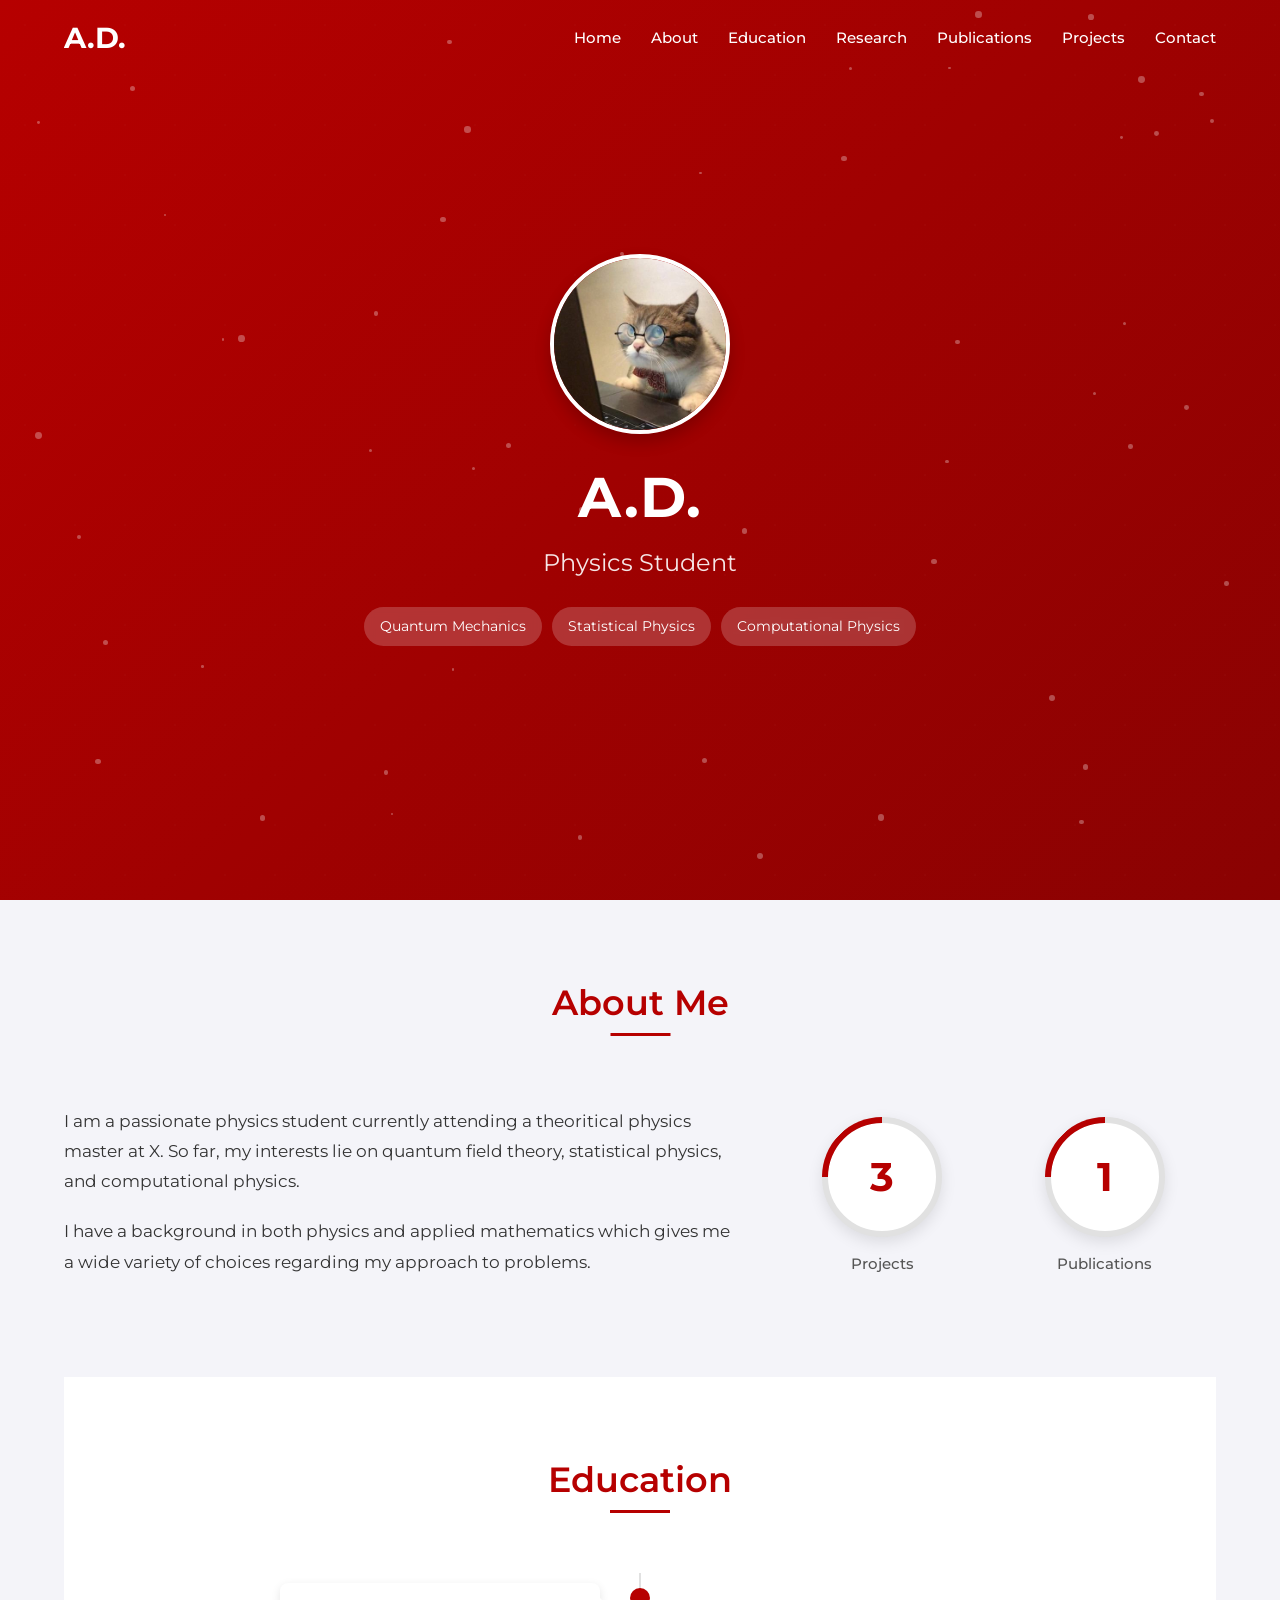
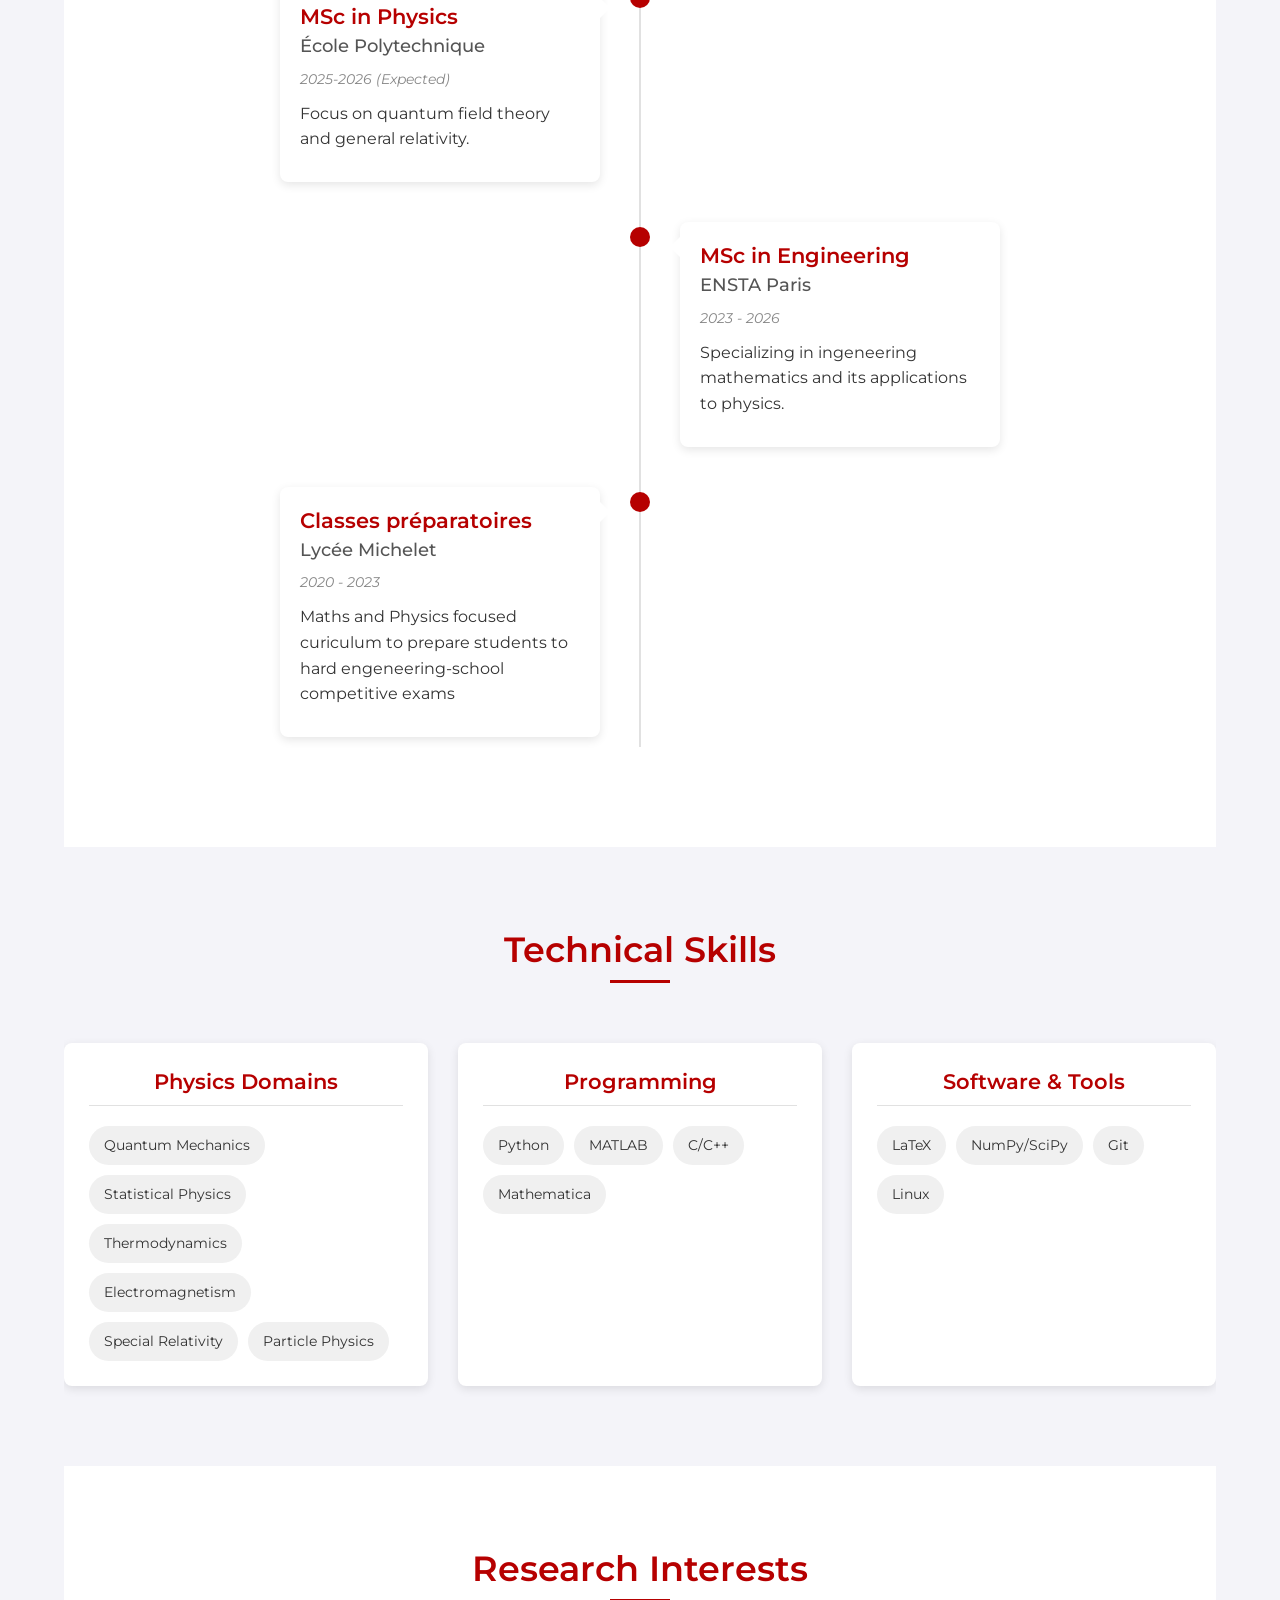
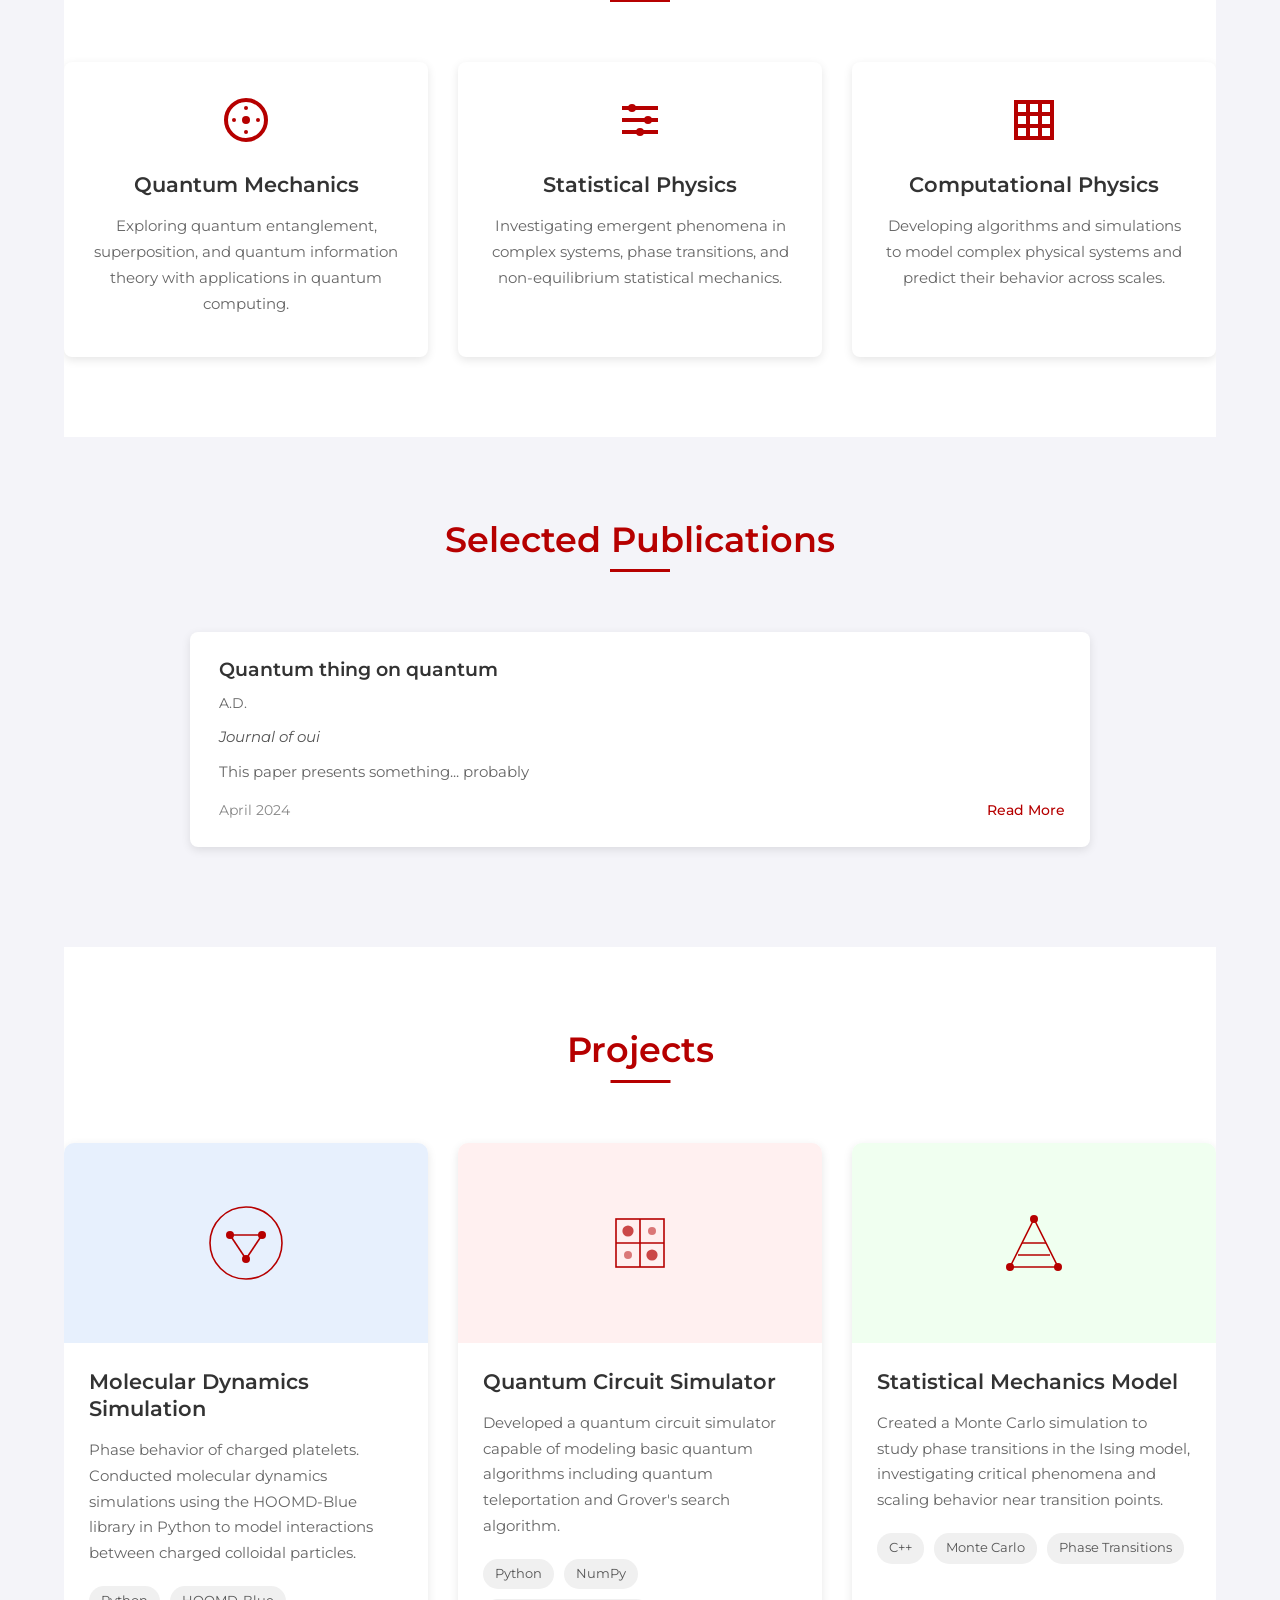
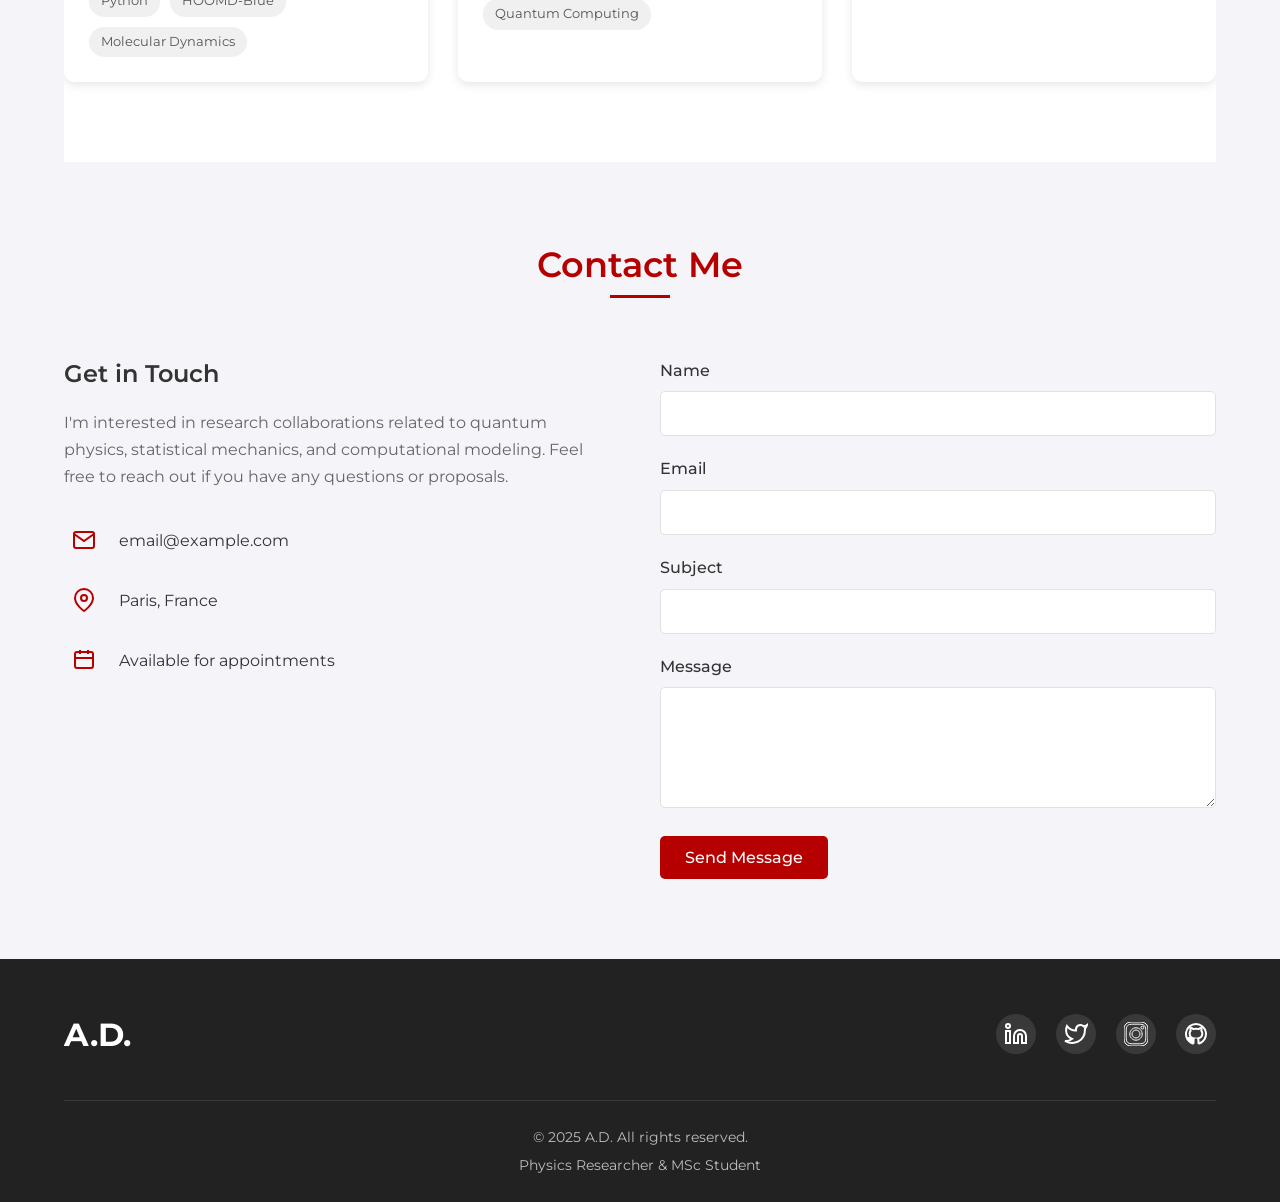
<file: index.html>
<!DOCTYPE html>
<html lang="en">
<head>
    <meta charset="UTF-8">
    <meta name="viewport" content="width=device-width, initial-scale=1.0">
    <title>A.D.</title>
    <link href="https://fonts.googleapis.com/css2?family=Montserrat:wght@300;400;500;600;700&display=swap" rel="stylesheet">
    <link rel="stylesheet" href="styles.css">
</head>
<body>
    <nav id="navbar">
        <div class="container nav-container">
            <div class="logo">A.D.</div>
            <ul class="nav-links" id="navLinks">
                <li><a href="#home" class="nav-item active">Home</a></li>
                <li><a href="#about" class="nav-item">About</a></li>
                <li><a href="#education" class="nav-item">Education</a></li>
                <li><a href="#research" class="nav-item">Research</a></li>
                <li><a href="#publications" class="nav-item">Publications</a></li>
                <li><a href="#projects" class="nav-item">Projects</a></li>
                <li><a href="#contact" class="nav-item">Contact</a></li>
            </ul>
            <div class="hamburger" id="hamburger">
                <div class="bar"></div>
                <div class="bar"></div>
                <div class="bar"></div>
            </div>
        </div>
    </nav>

    <header id="home">
        <div class="overlay"></div>
        <div class="header-content">
            <img src="lechag.jpg" alt="Profile Image" class="profile-img" id="profileImg">
            <h1 class="name">A.D.</h1>
            <p class="title">Physics Student</p>
            <div class="header-skills">
                <span class="tag">Quantum Mechanics</span>
                <span class="tag">Statistical Physics</span>
                <span class="tag">Computational Physics</span>
            </div>
        </div>
    </header>

    <div class="container">
        <section id="about" class="section">
            <h2>About Me</h2>
            <div class="section-content">
                <div class="about-grid">
                    <div class="about-text">
                        <p>I am a passionate physics student currently attending a theoritical physics master at X. So far, my interests lie on quantum field theory, statistical physics, and computational physics.</p>
                        <p>I have a background in both physics and applied mathematics which gives me a wide variety of choices regarding my approach to problems.</p>
                    </div>
                    <div class="about-stats">
                        <div class="stat-item" data-value="5">
                            <div class="stat-circle">
                                <span class="stat-number" id="projectsCounter">0</span>
                            </div>
                            <span class="stat-label">Projects</span>
                        </div>
                        <div class="stat-item" data-value="0">
                            <div class="stat-circle">
                                <span class="stat-number" id="publicationsCounter">0</span>
                            </div>
                            <span class="stat-label">Publications</span>
                        </div>
                    </div>
                </div>
            </div>
        </section>

        <section id="education" class="section">
            <h2>Education</h2>
            <div class="section-content">
                <div class="timeline">
                    <div class="timeline-item">
                        <div class="timeline-dot"></div>
                        <div class="timeline-content">
                            <h3>MSc in Physics</h3>
                            <h4>École Polytechnique</h4>
                            <p class="timeline-date">2025-2026 (Expected)</p>
                            <p>Focus on quantum field theory and general relativity.</p>
                        </div>
                    </div>
                    <div class="timeline-item">
                        <div class="timeline-dot"></div>
                        <div class="timeline-content">
                            <h3>MSc in Engineering</h3>
                            <h4>ENSTA Paris</h4>
                            <p class="timeline-date">2023 - 2026</p>
                            <p>Specializing in ingeneering mathematics and its applications to physics.</p>
                        </div>
                    </div>
                    <div class="timeline-item">
                        <div class="timeline-dot"></div>
                        <div class="timeline-content">
                            <h3>Classes préparatoires</h3>
                            <h4>Lycée Michelet</h4>
                            <p class="timeline-date">2020 - 2023</p>
                            <p>Maths and Physics focused curiculum to prepare students to hard engeneering-school competitive exams</p>
                        </div>
                    </div>
                </div>
            </div>
        </section>

        <section id="skills" class="section">
            <h2>Technical Skills</h2>
            <div class="section-content">
                <div class="skills-container">
                    <div class="skills-category">
                        <h3>Physics Domains</h3>
                        <div class="skills-list" id="physicsDomains">
                            <!-- Filled by JavaScript -->
                        </div>
                    </div>
                    <div class="skills-category">
                        <h3>Programming</h3>
                        <div class="skills-list" id="programmingSkills">
                            <!-- Filled by JavaScript -->
                        </div>
                    </div>
                    <div class="skills-category">
                        <h3>Software & Tools</h3>
                        <div class="skills-list" id="toolsSkills">
                            <!-- Filled by JavaScript -->
                        </div>
                    </div>
                </div>
            </div>
        </section>

        <section id="research" class="section">
            <h2>Research Interests</h2>
            <div class="section-content">
                <div class="research-grid">
                    <div class="research-item" id="research1">
                        <div class="research-icon">
                            <svg viewBox="0 0 24 24" width="48" height="48">
                                <circle cx="12" cy="12" r="10" fill="none" stroke="#b60000" stroke-width="2"/>
                                <circle cx="12" cy="12" r="2" fill="#b60000"/>
                                <circle cx="12" cy="6" r="1" fill="#b60000"/>
                                <circle cx="18" cy="12" r="1" fill="#b60000"/>
                                <circle cx="12" cy="18" r="1" fill="#b60000"/>
                                <circle cx="6" cy="12" r="1" fill="#b60000"/>
                            </svg>
                        </div>
                        <h3>Quantum Mechanics</h3>
                        <p>Exploring quantum entanglement, superposition, and quantum information theory with applications in quantum computing.</p>
                    </div>
                    <div class="research-item" id="research2">
                        <div class="research-icon">
                            <svg viewBox="0 0 24 24" width="48" height="48">
                                <path d="M3,12 L21,12" stroke="#b60000" stroke-width="2" fill="none"/>
                                <path d="M3,18 L21,18" stroke="#b60000" stroke-width="2" fill="none"/>
                                <path d="M3,6 L21,6" stroke="#b60000" stroke-width="2" fill="none"/>
                                <circle cx="8" cy="6" r="2" fill="#b60000"/>
                                <circle cx="16" cy="12" r="2" fill="#b60000"/>
                                <circle cx="12" cy="18" r="2" fill="#b60000"/>
                            </svg>
                        </div>
                        <h3>Statistical Physics</h3>
                        <p>Investigating emergent phenomena in complex systems, phase transitions, and non-equilibrium statistical mechanics.</p>
                    </div>
                    <div class="research-item" id="research3">
                        <div class="research-icon">
                            <svg viewBox="0 0 24 24" width="48" height="48">
                                <rect x="3" y="3" width="18" height="18" fill="none" stroke="#b60000" stroke-width="2"/>
                                <line x1="3" y1="9" x2="21" y2="9" stroke="#b60000" stroke-width="2"/>
                                <line x1="3" y1="15" x2="21" y2="15" stroke="#b60000" stroke-width="2"/>
                                <line x1="9" y1="3" x2="9" y2="21" stroke="#b60000" stroke-width="2"/>
                                <line x1="15" y1="3" x2="15" y2="21" stroke="#b60000" stroke-width="2"/>
                            </svg>
                        </div>
                        <h3>Computational Physics</h3>
                        <p>Developing algorithms and simulations to model complex physical systems and predict their behavior across scales.</p>
                    </div>
                </div>
            </div>
        </section>

        <section id="publications" class="section">
            <h2>Selected Publications</h2>
            <div class="section-content">
                <div class="publications-list" id="publicationsList">
                    <!-- Publications will be populated by JavaScript -->
                </div>
            </div>
        </section>

        <section id="projects" class="section">
            <h2>Projects</h2>
            <div class="section-content">
                <div class="projects-grid">
                    <div class="project-card">
                        <div class="project-image" style="background-color: #e7f0fd;">
                            <svg viewBox="0 0 100 100" width="80" height="80">
                                <circle cx="50" cy="50" r="45" fill="none" stroke="#b60000" stroke-width="2"/>
                                <circle cx="30" cy="40" r="5" fill="#b60000"/>
                                <circle cx="70" cy="40" r="5" fill="#b60000"/>
                                <circle cx="50" cy="70" r="5" fill="#b60000"/>
                                <line x1="30" y1="40" x2="70" y2="40" stroke="#b60000" stroke-width="2"/>
                                <line x1="30" y1="40" x2="50" y2="70" stroke="#b60000" stroke-width="2"/>
                                <line x1="70" y1="40" x2="50" y2="70" stroke="#b60000" stroke-width="2"/>
                            </svg>
                        </div>
                        <div class="project-content">
                            <h3>Molecular Dynamics Simulation</h3>
                            <p>Phase behavior of charged platelets. Conducted molecular dynamics simulations using the HOOMD-Blue library in Python to model interactions between charged colloidal particles.</p>
                            <div class="project-tags">
                                <span class="project-tag">Python</span>
                                <span class="project-tag">HOOMD-Blue</span>
                                <span class="project-tag">Molecular Dynamics</span>
                            </div>
                        </div>
                    </div>
                    <div class="project-card">
                        <div class="project-image" style="background-color: #fff0f0;">
                            <svg viewBox="0 0 100 100" width="80" height="80">
                                <rect x="20" y="20" width="60" height="60" fill="none" stroke="#b60000" stroke-width="2" />
                                <line x1="50" y1="20" x2="50" y2="80" stroke="#b60000" stroke-width="2" />
                                <line x1="20" y1="50" x2="80" y2="50" stroke="#b60000" stroke-width="2" />
                                <circle cx="35" cy="35" r="7" fill="#b60000" opacity="0.7" />
                                <circle cx="65" cy="35" r="5" fill="#b60000" opacity="0.5" />
                                <circle cx="35" cy="65" r="5" fill="#b60000" opacity="0.5" />
                                <circle cx="65" cy="65" r="7" fill="#b60000" opacity="0.7" />
                            </svg>
                        </div>
                        <div class="project-content">
                            <h3>Quantum Circuit Simulator</h3>
                            <p>Developed a quantum circuit simulator capable of modeling basic quantum algorithms including quantum teleportation and Grover's search algorithm.</p>
                            <div class="project-tags">
                                <span class="project-tag">Python</span>
                                <span class="project-tag">NumPy</span>
                                <span class="project-tag">Quantum Computing</span>
                            </div>
                        </div>
                    </div>
                    <div class="project-card">
                        <div class="project-image" style="background-color: #f0fff0;">
                            <svg viewBox="0 0 100 100" width="80" height="80">
                                <path d="M20,80 L50,20 L80,80 Z" fill="none" stroke="#b60000" stroke-width="2" />
                                <path d="M35,50 L65,50" stroke="#b60000" stroke-width="2" />
                                <path d="M30,65 L70,65" stroke="#b60000" stroke-width="2" />
                                <circle cx="50" cy="20" r="5" fill="#b60000" />
                                <circle cx="20" cy="80" r="5" fill="#b60000" />
                                <circle cx="80" cy="80" r="5" fill="#b60000" />
                            </svg>
                        </div>
                        <div class="project-content">
                            <h3>Statistical Mechanics Model</h3>
                            <p>Created a Monte Carlo simulation to study phase transitions in the Ising model, investigating critical phenomena and scaling behavior near transition points.</p>
                            <div class="project-tags">
                                <span class="project-tag">C++</span>
                                <span class="project-tag">Monte Carlo</span>
                                <span class="project-tag">Phase Transitions</span>
                            </div>
                        </div>
                    </div>
                </div>
            </div>
        </section>

        <section id="contact" class="section">
            <h2>Contact Me</h2>
            <div class="section-content">
                <div class="contact-grid">
                    <div class="contact-info">
                        <h3>Get in Touch</h3>
                        <p>I'm interested in research collaborations related to quantum physics, statistical mechanics, and computational modeling. Feel free to reach out if you have any questions or proposals.</p>
                        <div class="contact-items">
                            <div class="contact-item">
                                <div class="contact-icon">
                                    <svg viewBox="0 0 24 24" width="24" height="24">
                                        <path d="M4,4h16c1.1,0,2,0.9,2,2v12c0,1.1-0.9,2-2,2H4c-1.1,0-2-0.9-2-2V6C2,4.9,2.9,4,4,4z" fill="none" stroke="#b60000" stroke-width="2"/>
                                        <path d="M22,6l-10,7L2,6" fill="none" stroke="#b60000" stroke-width="2"/>
                                    </svg>
                                </div>
                                <span>email@example.com</span>
                            </div>
                            <div class="contact-item">
                                <div class="contact-icon">
                                    <svg viewBox="0 0 24 24" width="24" height="24">
                                        <path d="M21,10c0,7-9,13-9,13s-9-6-9-13c0-5,4-9,9-9S21,5,21,10z" fill="none" stroke="#b60000" stroke-width="2"/>
                                        <circle cx="12" cy="10" r="3" fill="none" stroke="#b60000" stroke-width="2"/>
                                    </svg>
                                </div>
                                <span>Paris, France</span>
                            </div>
                            <div class="contact-item">
                                <div class="contact-icon">
                                    <svg viewBox="0 0 24 24" width="24" height="24">
                                        <rect x="3" y="4" width="18" height="16" rx="2" fill="none" stroke="#b60000" stroke-width="2"/>
                                        <line x1="8" y1="2" x2="8" y2="6" stroke="#b60000" stroke-width="2"/>
                                        <line x1="16" y1="2" x2="16" y2="6" stroke="#b60000" stroke-width="2"/>
                                        <line x1="3" y1="10" x2="21" y2="10" stroke="#b60000" stroke-width="2"/>
                                    </svg>
                                </div>
                                <span>Available for appointments</span>
                            </div>
                        </div>
                    </div>
                    <div class="contact-form">
                        <form id="contactForm">
                            <div class="form-group">
                                <label for="name">Name</label>
                                <input type="text" id="name" name="name" required>
                            </div>
                            <div class="form-group">
                                <label for="email">Email</label>
                                <input type="email" id="email" name="email" required>
                            </div>
                            <div class="form-group">
                                <label for="subject">Subject</label>
                                <input type="text" id="subject" name="subject" required>
                            </div>
                            <div class="form-group">
                                <label for="message">Message</label>
                                <textarea id="message" name="message" rows="5" required></textarea>
                            </div>
                            <button type="submit" class="submit-btn">Send Message</button>
                        </form>
                    </div>
                </div>
            </div>
        </section>
    </div>

    <footer>
        <div class="container">
            <div class="footer-content">
                <div class="footer-logo">A.D.</div>
                <div class="footer-social">
                    <a href="#" class="social-icon">
                        <svg viewBox="0 0 24 24" width="24" height="24">
                            <path d="M16,8a6,6,0,0,1,6,6v7h-4v-7a2,2,0,0,0-2-2,2,2,0,0,0-2,2v7h-4v-7a6,6,0,0,1,6-6Z" fill="none" stroke="currentColor" stroke-width="2"/>
                            <rect x="2" y="9" width="4" height="12" fill="none" stroke="currentColor" stroke-width="2"/>
                            <circle cx="4" cy="4" r="2" fill="none" stroke="currentColor" stroke-width="2"/>
                        </svg>
                    </a>
                    <a href="#" class="social-icon">
                        <svg viewBox="0 0 24 24" width="24" height="24">
                            <path d="M23,3a10.9,10.9,0,0,1-3.14,1.53,4.48,4.48,0,0,0-7.86,3v1A10.66,10.66,0,0,1,3,4s-4,9,5,13a11.64,11.64,0,0,1-7,2c9,5,20,0,20-11.5a4.5,4.5,0,0,0-.08-.83A7.72,7.72,0,0,0,23,3Z" fill="none" stroke="currentColor" stroke-width="2"/>
                        </svg>
                    </a>
                    <a href="#" class="social-icon">
                        <svg viewBox="0 0 24 24" width="24" height="24">
                            <path d="M12,2.2c3.2,0,3.6,0,4.8,0.1c1.2,0.1,1.8,0.2,2.2,0.4c0.6,0.2,1,0.5,1.4,0.9c0.4,0.4,0.7,0.8,0.9,1.4 c0.2,0.4,0.4,1.1,0.4,2.2c0.1,1.3,0.1,1.6,0.1,4.8s0,3.6-0.1,4.8c-0.1,1.2-0.2,1.8-0.4,2.2c-0.2,0.6-0.5,1-0.9,1.4 c-0.4,0.4-0.8,0.7-1.4,0.9c-0.4,0.2-1.1,0.4-2.2,0.4c-1.3,0.1-1.6,0.1-4.8,0.1s-3.6,0-4.8-0.1c-1.2-0.1-1.8-0.2-2.2-0.4 c-0.6-0.2-1-0.5-1.4-0.9c-0.4-0.4-0.7-0.8-0.9-1.4c-0.2-0.4-0.4-1.1-0.4-2.2c-0.1-1.3-0.1-1.6-0.1-4.8s0-3.6,0.1-4.8 c0.1-1.2,0.2-1.8,0.4-2.2c0.2-0.6,0.5-1,0.9-1.4c0.4-0.4,0.8-0.7,1.4-0.9c0.4-0.2,1.1-0.4,2.2-0.4C8.4,2.2,8.7,2.2,12,2.2 M12,0 C8.7,0,8.3,0,7.1,0.1c-1.3,0.1-2.2,0.3-3,0.5C3.4,0.9,2.7,1.3,2,2C1.3,2.7,0.9,3.4,0.6,4.1c-0.3,0.8-0.5,1.7-0.5,3 C0,8.3,0,8.7,0,12s0,3.7,0.1,4.9c0.1,1.3,0.3,2.2,0.5,3C0.9,20.6,1.3,21.3,2,22c0.7,0.7,1.4,1.1,2.1,1.4c0.8,0.3,1.7,0.5,3,0.5 C8.3,24,8.7,24,12,24s3.7,0,4.9-0.1c1.3-0.1,2.2-0.3,3-0.5c0.7-0.3,1.4-0.7,2.1-1.4c0.7-0.7,1.1-1.4,1.4-2.1c0.3-0.8,0.5-1.7,0.5-3 C24,15.7,24,15.3,24,12s0-3.7-0.1-4.9c-0.1-1.3-0.3-2.2-0.5-3c-0.3-0.7-0.7-1.4-1.4-2.1c-0.7-0.7-1.4-1.1-2.1-1.4 c-0.8-0.3-1.7-0.5-3-0.5C15.7,0,15.3,0,12,0L12,0z" fill="none" stroke="currentColor" stroke-width="1"/>
                            <path d="M12,5.8c-3.4,0-6.2,2.8-6.2,6.2s2.8,6.2,6.2,6.2s6.2-2.8,6.2-6.2S15.4,5.8,12,5.8z M12,16c-2.2,0-4-1.8-4-4 c0-2.2,1.8-4,4-4s4,1.8,4,4C16,14.2,14.2,16,12,16z" fill="none" stroke="currentColor" stroke-width="1"/>
                            <circle cx="18.4" cy="5.6" r="1.4" fill="none" stroke="currentColor" stroke-width="1"/>
                        </svg>
                    </a>
                    <a href="#" class="social-icon">
                        <svg viewBox="0 0 24 24" width="24" height="24">
                            <path d="M12,2A10,10,0,0,0,8.84,21.5c.5.08.66-.23.66-.5V19.31C6.73,19.91,6.14,18,6.14,18A2.69,2.69,0,0,0,5,16.5c-.91-.62.07-.6.07-.6a2.1,2.1,0,0,1,1.53,1,2.15,2.15,0,0,0,2.91.83,2.16,2.16,0,0,1,.63-1.34C8,16.17,5.62,15.31,5.62,11.5a3.87,3.87,0,0,1,1-2.71,3.58,3.58,0,0,1,.1-2.64s.84-.27,2.75,1a9.63,9.63,0,0,1,5,0c1.91-1.29,2.75-1,2.75-1a3.58,3.58,0,0,1,.1,2.64,3.87,3.87,0,0,1,1,2.71c0,3.82-2.34,4.66-4.57,4.91a2.39,2.39,0,0,1,.69,1.85V21c0,.27.16.59.67.5A10,10,0,0,0,12,2Z" fill="none" stroke="currentColor" stroke-width="2"/>
                        </svg>
                    </a>
                </div>
            </div>
            <div class="footer-bottom">
                <p>&copy; 2025 A.D. All rights reserved.</p>
                <p>Physics Researcher & MSc Student</p>
            </div>
        </div>
    </footer>

    <div id="backToTop">
        <svg viewBox="0 0 24 24" width="24" height="24">
            <path d="M18 15l-6-6-6 6" fill="none" stroke="currentColor" stroke-width="2" stroke-linecap="round" stroke-linejoin="round"/>
        </svg>
    </div>

    <script src="script.js"></script>
</body>
</html>
</file>
<file: styles.css>
/* ===== BASE STYLES ===== */
* {
    margin: 0;
    padding: 0;
    box-sizing: border-box;
}

body {
    font-family: 'Montserrat', sans-serif;
    background-color: #f4f4f9;
    color: #333;
    line-height: 1.6;
    overflow-x: hidden;
    scroll-behavior: smooth;
}

html {
    scroll-behavior: smooth;
}

a {
    text-decoration: none;
    color: inherit;
}

h1, h2, h3, h4, h5, h6 {
    font-weight: 600;
    line-height: 1.3;
}

p {
    margin: 10px 0;
}

img {
    max-width: 100%;
}

.container {
    width: 90%;
    max-width: 1200px;
    margin: auto;
    overflow: hidden;
}

/* ===== NAVIGATION ===== */
#navbar {
    position: fixed;
    top: 0;
    left: 0;
    width: 100%;
    background-color: rgba(255, 255, 255, 0.95);
    box-shadow: 0 2px 10px rgba(0, 0, 0, 0.1);
    z-index: 1000;
    transition: all 0.3s ease;
}

#navbar.transparent {
    background-color: transparent;
    box-shadow: none;
}

#navbar.transparent .nav-item {
    color: white;
}

#navbar.transparent .logo {
    color: white;
}

.nav-container {
    display: flex;
    justify-content: space-between;
    align-items: center;
    padding: 15px 0;
}

.logo {
    font-size: 1.8rem;
    font-weight: 700;
    color: #b60000;
    transition: all 0.3s ease;
}

.nav-links {
    display: flex;
    list-style: none;
}

.nav-links li {
    margin-left: 30px;
}

.nav-item {
    color: #333;
    font-weight: 500;
    font-size: 0.95rem;
    transition: all 0.3s ease;
    position: relative;
}

.nav-item:after {
    content: '';
    position: absolute;
    width: 0;
    height: 2px;
    background-color: #b60000;
    bottom: -5px;
    left: 0;
    transition: width 0.3s ease;
}

.nav-item:hover:after, .nav-item.active:after {
    width: 100%;
}

.hamburger {
    display: none;
    cursor: pointer;
}

.hamburger .bar {
    width: 25px;
    height: 3px;
    background-color: #333;
    margin: 5px 0;
    transition: all 0.3s ease;
}

/* ===== HEADER ===== */
header {
    position: relative;
    height: 100vh;
    background: linear-gradient(135deg, #b60000, #8a0202);
    display: flex;
    justify-content: center;
    align-items: center;
    text-align: center;
    color: white;
    overflow: hidden;
}

.overlay {
    position: absolute;
    top: 0;
    left: 0;
    width: 100%;
    height: 100%;
    background-image: url('[data-uri]');
    opacity: 0.2;
}

.header-content {
    position: relative;
    z-index: 1;
    max-width: 800px;
    padding: 20px;
    animation: fadeIn 1.5s;
}

.profile-img {
    width: 180px;
    height: 180px;
    border-radius: 50%;
    object-fit: cover;
    border: 4px solid white;
    box-shadow: 0 8px 16px rgba(0, 0, 0, 0.2);
    margin-bottom: 20px;
    transition: transform 0.5s ease;
}

.profile-img:hover {
    transform: scale(1.05);
}

.name {
    font-size: 3.5rem;
    font-weight: 700;
    margin-bottom: 10px;
    letter-spacing: 1px;
}

.title {
    font-size: 1.5rem;
    font-weight: 400;
    margin-bottom: 20px;
    opacity: 0.9;
}

.header-skills {
    display: flex;
    justify-content: center;
    flex-wrap: wrap;
    gap: 10px;
    margin-top: 25px;
}

.tag {
    background-color: rgba(255, 255, 255, 0.2);
    color: white;
    padding: 8px 16px;
    border-radius: 20px;
    font-size: 0.9rem;
    backdrop-filter: blur(5px);
    transition: all 0.3s ease;
}

.tag:hover {
    background-color: rgba(255, 255, 255, 0.3);
    transform: translateY(-2px);
}

/* ===== SECTIONS ===== */
.section {
    padding: 80px 0;
    position: relative;
}

.section:nth-child(even) {
    background-color: #fff;
}

.section h2 {
    color: #b60000;
    text-align: center;
    margin-bottom: 40px;
    font-size: 2.2rem;
    position: relative;
    display: inline-block;
    left: 50%;
    transform: translateX(-50%);
}

.section h2:after {
    content: '';
    position: absolute;
    width: 60px;
    height: 3px;
    background-color: #b60000;
    bottom: -10px;
    left: 50%;
    transform: translateX(-50%);
}

.section-content {
    margin-top: 30px;
}

/* ===== ABOUT SECTION ===== */
.about-grid {
    display: grid;
    grid-template-columns: 3fr 2fr;
    gap: 40px;
    align-items: center;
}

.about-text p {
    margin-bottom: 20px;
    font-size: 1.05rem;
    line-height: 1.8;
}

.about-stats {
    display: flex;
    justify-content: space-around;
    flex-wrap: wrap;
    text-align: center;
}

.stat-item {
    margin: 15px 0;
}

.stat-circle {
    width: 120px;
    height: 120px;
    border-radius: 50%;
    border: 6px solid #e1e1e1;
    display: flex;
    justify-content: center;
    align-items: center;
    margin: 0 auto 15px;
    position: relative;
    background-color: white;
    box-shadow: 0 5px 15px rgba(0, 0, 0, 0.1);
}

.stat-circle:before {
    content: '';
    position: absolute;
    width: 100%;
    height: 100%;
    border-radius: 50%;
    border: 6px solid #b60000;
    border-color: #b60000 transparent transparent transparent;
    top: -6px;
    left: -6px;
    transform: rotate(-45deg);
}

.stat-number {
    font-size: 2.5rem;
    font-weight: 700;
    color: #b60000;
}

.stat-label {
    font-size: 0.95rem;
    font-weight: 500;
    color: #555;
    display: block;
    margin-top: 10px;
}

/* ===== EDUCATION SECTION ===== */
.timeline {
    position: relative;
    max-width: 800px;
    margin: 0 auto;
}

.timeline:before {
    content: '';
    position: absolute;
    width: 2px;
    background-color: #e1e1e1;
    top: 0;
    bottom: 0;
    left: 50%;
    margin-left: -1px;
}

.timeline-item {
    padding: 10px 40px;
    position: relative;
    width: 50%;
    left: 0;
    box-sizing: border-box;
    margin-bottom: 20px;
}

.timeline-item:nth-child(even) {
    left: 50%;
}

.timeline-dot {
    position: absolute;
    width: 20px;
    height: 20px;
    background-color: #b60000;
    border-radius: 50%;
    top: 15px;
    right: -10px;
    z-index: 2;
}

.timeline-item:nth-child(even) .timeline-dot {
    right: auto;
    left: -10px;
}

.timeline-content {
    background-color: white;
    border-radius: 8px;
    padding: 20px;
    position: relative;
    box-shadow: 0 3px 10px rgba(0, 0, 0, 0.1);
    transition: all 0.3s ease;
}

.timeline-content:hover {
    transform: translateY(-5px);
    box-shadow: 0 8px 20px rgba(0, 0, 0, 0.15);
}

.timeline-content:before {
    content: '';
    position: absolute;
    top: 15px;
    width: 0;
    height: 0;
    border-top: 10px solid transparent;
    border-bottom: 10px solid transparent;
    border-left: 10px solid white;
    right: -10px;
}

.timeline-item:nth-child(even) .timeline-content:before {
    right: auto;
    left: -10px;
    border-left: none;
    border-right: 10px solid white;
}

.timeline-content h3 {
    margin-top: 0;
    color: #b60000;
    font-size: 1.3rem;
}

.timeline-content h4 {
    color: #555;
    font-size: 1.1rem;
    font-weight: 500;
    margin: 5px 0;
}

.timeline-date {
    color: #888;
    font-style: italic;
    margin-bottom: 10px;
    font-size: 0.9rem;
}

/* ===== SKILLS SECTION ===== */
.skills-container {
    display: grid;
    grid-template-columns: repeat(3, 1fr);
    gap: 30px;
}

.skills-category {
    background-color: white;
    border-radius: 8px;
    padding: 25px;
    box-shadow: 0 3px 10px rgba(0, 0, 0, 0.1);
    transition: all 0.3s ease;
}

.skills-category:hover {
    transform: translateY(-5px);
    box-shadow: 0 8px 20px rgba(0, 0, 0, 0.15);
}

.skills-category h3 {
    color: #b60000;
    margin-bottom: 20px;
    font-size: 1.3rem;
    text-align: center;
    padding-bottom: 10px;
    border-bottom: 1px solid #e1e1e1;
}

.skills-list {
    display: flex;
    flex-wrap: wrap;
    gap: 10px;
}

.skill {
    background-color: #f0f0f0;
    color: #333;
    padding: 8px 15px;
    border-radius: 20px;
    font-size: 0.9rem;
    transition: all 0.3s ease;
    cursor: default;
}

.skill:hover {
    background-color: #b60000;
    color: white;
    transform: translateY(-2px);
}

/* ===== RESEARCH SECTION ===== */
.research-grid {
    display: grid;
    grid-template-columns: repeat(auto-fit, minmax(250px, 1fr));
    gap: 30px;
}

.research-item {
    background-color: white;
    border-radius: 8px;
    padding: 30px;
    box-shadow: 0 3px 10px rgba(0, 0, 0, 0.1);
    transition: all 0.3s ease;
    text-align: center;
    border-top: 4px solid transparent;
}

.research-item:hover {
    transform: translateY(-5px);
    box-shadow: 0 8px 20px rgba(0, 0, 0, 0.15);
    border-top: 4px solid #b60000;
}

.research-icon {
    margin-bottom: 20px;
}

.research-item h3 {
    color: #333;
    margin-bottom: 15px;
    font-size: 1.3rem;
}

.research-item p {
    color: #666;
    font-size: 0.95rem;
    line-height: 1.7;
}

/* ===== PUBLICATIONS SECTION ===== */
.publications-list {
    max-width: 900px;
    margin: 0 auto;
}

.publication-item {
    background-color: white;
    border-radius: 8px;
    padding: 25px;
    margin-bottom: 20px;
    box-shadow: 0 3px 10px rgba(0, 0, 0, 0.1);
    transition: all 0.3s ease;
    border-left: 4px solid transparent;
}

.publication-item:hover {
    transform: translateX(5px);
    box-shadow: 0 5px 15px rgba(0, 0, 0, 0.15);
    border-left: 4px solid #b60000;
}

.publication-title {
    font-size: 1.2rem;
    color: #333;
    margin-bottom: 10px;
}

.publication-authors {
    font-size: 0.9rem;
    color: #666;
    margin-bottom: 8px;
}

.publication-journal {
    font-size: 0.95rem;
    font-style: italic;
    color: #555;
    margin-bottom: 10px;
}

.publication-abstract {
    font-size: 0.95rem;
    color: #666;
    margin-bottom: 15px;
}

.publication-details {
    display: flex;
    justify-content: space-between;
    align-items: center;
}

.publication-date {
    font-size: 0.85rem;
    color: #888;
}

.publication-link {
    color: #b60000;
    font-weight: 500;
    font-size: 0.9rem;
    transition: all 0.3s ease;
}

.publication-link:hover {
    color: #8a0202;
    text-decoration: underline;
}

/* ===== PROJECTS SECTION ===== */
.projects-grid {
    display: grid;
    grid-template-columns: repeat(auto-fit, minmax(300px, 1fr));
    gap: 30px;
}

.project-card {
    background-color: white;
    border-radius: 10px;
    overflow: hidden;
    box-shadow: 0 3px 10px rgba(0, 0, 0, 0.1);
    transition: all 0.3s ease;
}

.project-card:hover {
    transform: translateY(-5px);
    box-shadow: 0 8px 20px rgba(0, 0, 0, 0.15);
}

.project-image {
    height: 200px;
    display: flex;
    justify-content: center;
    align-items: center;
    overflow: hidden;
}

.project-content {
    padding: 25px;
}

.project-content h3 {
    color: #333;
    margin-bottom: 15px;
    font-size: 1.3rem;
}

.project-content p {
    color: #666;
    font-size: 0.95rem;
    line-height: 1.7;
    margin-bottom: 20px;
}

.project-tags {
    display: flex;
    flex-wrap: wrap;
    gap: 10px;
}

.project-tag {
    background-color: #f0f0f0;
    color: #555;
    padding: 5px 12px;
    border-radius: 15px;
    font-size: 0.8rem;
    transition: all 0.3s ease;
}

.project-tag:hover {
    background-color: #b60000;
    color: white;
}

/* ===== CONTACT SECTION ===== */
.contact-grid {
    display: grid;
    grid-template-columns: 1fr 1fr;
    gap: 40px;
}

.contact-info {
    padding-right: 20px;
}

.contact-info h3 {
    color: #333;
    margin-bottom: 20px;
    font-size: 1.5rem;
}

.contact-info p {
    color: #666;
    font-size: 1rem;
    line-height: 1.7;
    margin-bottom: 25px;
}

.contact-items {
    margin-top: 30px;
}

.contact-item {
    display: flex;
    align-items: center;
    margin-bottom: 20px;
}

.contact-icon {
    width: 40px;
    height: 40px;
    background-color: #f4f4f9;
    border-radius: 50%;
    display: flex;
    align-items: center;
    justify-content: center;
    margin-right: 15px;
}

.form-group {
    margin-bottom: 20px;
}

.form-group label {
    display: block;
    margin-bottom: 8px;
    font-weight: 500;
    color: #333;
}

.form-group input,
.form-group textarea {
    width: 100%;
    padding: 12px 15px;
    border: 1px solid #e1e1e1;
    border-radius: 5px;
    font-family: inherit;
    font-size: 1rem;
    color: #333;
    transition: all 0.3s ease;
}

.form-group input:focus,
.form-group textarea:focus {
    border-color: #b60000;
    outline: none;
    box-shadow: 0 0 0 2px rgba(182, 0, 0, 0.1);
}

.submit-btn {
    padding: 12px 25px;
    background-color: #b60000;
    color: white;
    border: none;
    border-radius: 5px;
    cursor: pointer;
    font-family: inherit;
    font-size: 1rem;
    font-weight: 500;
    transition: all 0.3s ease;
}

.submit-btn:hover {
    background-color: #8a0202;
    transform: translateY(-2px);
}

/* ===== FOOTER ===== */
footer {
    background-color: #222;
    color: white;
    padding: 50px 0 20px;
}

.footer-content {
    display: flex;
    justify-content: space-between;
    align-items: center;
    margin-bottom: 40px;
}

.footer-logo {
    font-size: 2rem;
    font-weight: 700;
}

.footer-social {
    display: flex;
    gap: 20px;
}

.social-icon {
    width: 40px;
    height: 40px;
    background-color: rgba(255, 255, 255, 0.1);
    border-radius: 50%;
    display: flex;
    align-items: center;
    justify-content: center;
    transition: all 0.3s ease;
}

.social-icon:hover {
    background-color: #b60000;
    transform: translateY(-3px);
}

.footer-bottom {
    padding-top: 20px;
    border-top: 1px solid rgba(255, 255, 255, 0.1);
    text-align: center;
    font-size: 0.9rem;
    color: rgba(255, 255, 255, 0.7);
}

.footer-bottom p {
    margin: 5px 0;
}

/* ===== BACK TO TOP BUTTON ===== */
#backToTop {
    position: fixed;
    bottom: 30px;
    right: 30px;
    width: 50px;
    height: 50px;
    background-color: #b60000;
    color: white;
    border-radius: 50%;
    display: flex;
    align-items: center;
    justify-content: center;
    cursor: pointer;
    box-shadow: 0 3px 10px rgba(0, 0, 0, 0.2);
    opacity: 0;
    visibility: hidden;
    transition: all 0.3s ease;
}

#backToTop.visible {
    opacity: 1;
    visibility: visible;
}

#backToTop:hover {
    background-color: #8a0202;
    transform: translateY(-3px);
}

/* ===== ANIMATIONS ===== */
@keyframes fadeIn {
    from { opacity: 0; transform: translateY(20px); }
    to { opacity: 1; transform: translateY(0); }
}

.fadeIn {
    animation: fadeIn 1s ease;
}

@keyframes slideInLeft {
    from { opacity: 0; transform: translateX(-50px); }
    to { opacity: 1; transform: translateX(0); }
}

.slideInLeft {
    animation: slideInLeft 1s ease;
}

@keyframes slideInRight {
    from { opacity: 0; transform: translateX(50px); }
    to { opacity: 1; transform: translateX(0); }
}

.slideInRight {
    animation: slideInRight 1s ease;
}

/* ===== RESPONSIVE STYLES ===== */
@media (max-width: 1024px) {
    .about-grid {
        grid-template-columns: 1fr;
    }
    
    .skills-container {
        grid-template-columns: repeat(2, 1fr);
    }
    
    .contact-grid {
        grid-template-columns: 1fr;
    }
}

@media (max-width: 768px) {
    .nav-links {
        position: fixed;
        top: 70px;
        left: -100%;
        background-color: white;
        width: 100%;
        height: calc(100vh - 70px);
        flex-direction: column;
        align-items: center;
        padding-top: 50px;
        transition: all 0.5s ease;
    }
    
    .nav-links.active {
        left: 0;
    }
    
    .nav-links li {
        margin: 20px 0;
    }
    
    .hamburger {
        display: block;
    }
    
    .hamburger.active .bar:nth-child(1) {
        transform: translateY(8px) rotate(45deg);
    }
    
    .hamburger.active .bar:nth-child(2) {
        opacity: 0;
    }
    
    .hamburger.active .bar:nth-child(3) {
        transform: translateY(-8px) rotate(-45deg);
    }
    
    .timeline:before {
        left: 31px;
    }
    
    .timeline-item {
        width: 100%;
        padding-left: 70px;
        padding-right: 25px;
    }
    
    .timeline-item:nth-child(even) {
        left: 0;
    }
    
    .timeline-dot {
        left: 21px;
        right: auto;
    }
    
    .timeline-item:nth-child(even) .timeline-dot {
        left: 21px;
    }
    
    .timeline-content:before {
        right: auto;
        left: -10px;
        border-right: 10px solid white;
        border-left: none;
    }
    
    .timeline-item:nth-child(even) .timeline-content:before {
        left: -10px;
    }
    
    .skills-container {
        grid-template-columns: 1fr;
    }
    
    .name {
        font-size: 2.5rem;
    }
}

@media (max-width: 480px) {
    .section {
        padding: 60px 0;
    }
    
    .name {
        font-size: 2rem;
    }
    
    .title {
        font-size: 1.2rem;
    }
    
    .about-stats {
        flex-direction: column;
    }
    
    .stat-item {
        margin: 20px 0;
    }
    
    .header-skills {
        flex-direction: column;
        gap: 15px;
    }
    
    .research-grid {
        grid-template-columns: 1fr;
    }
    
    .projects-grid {
        grid-template-columns: 1fr;
    }
    
    .footer-content {
        flex-direction: column;
        gap: 20px;
    }
}
</file>
